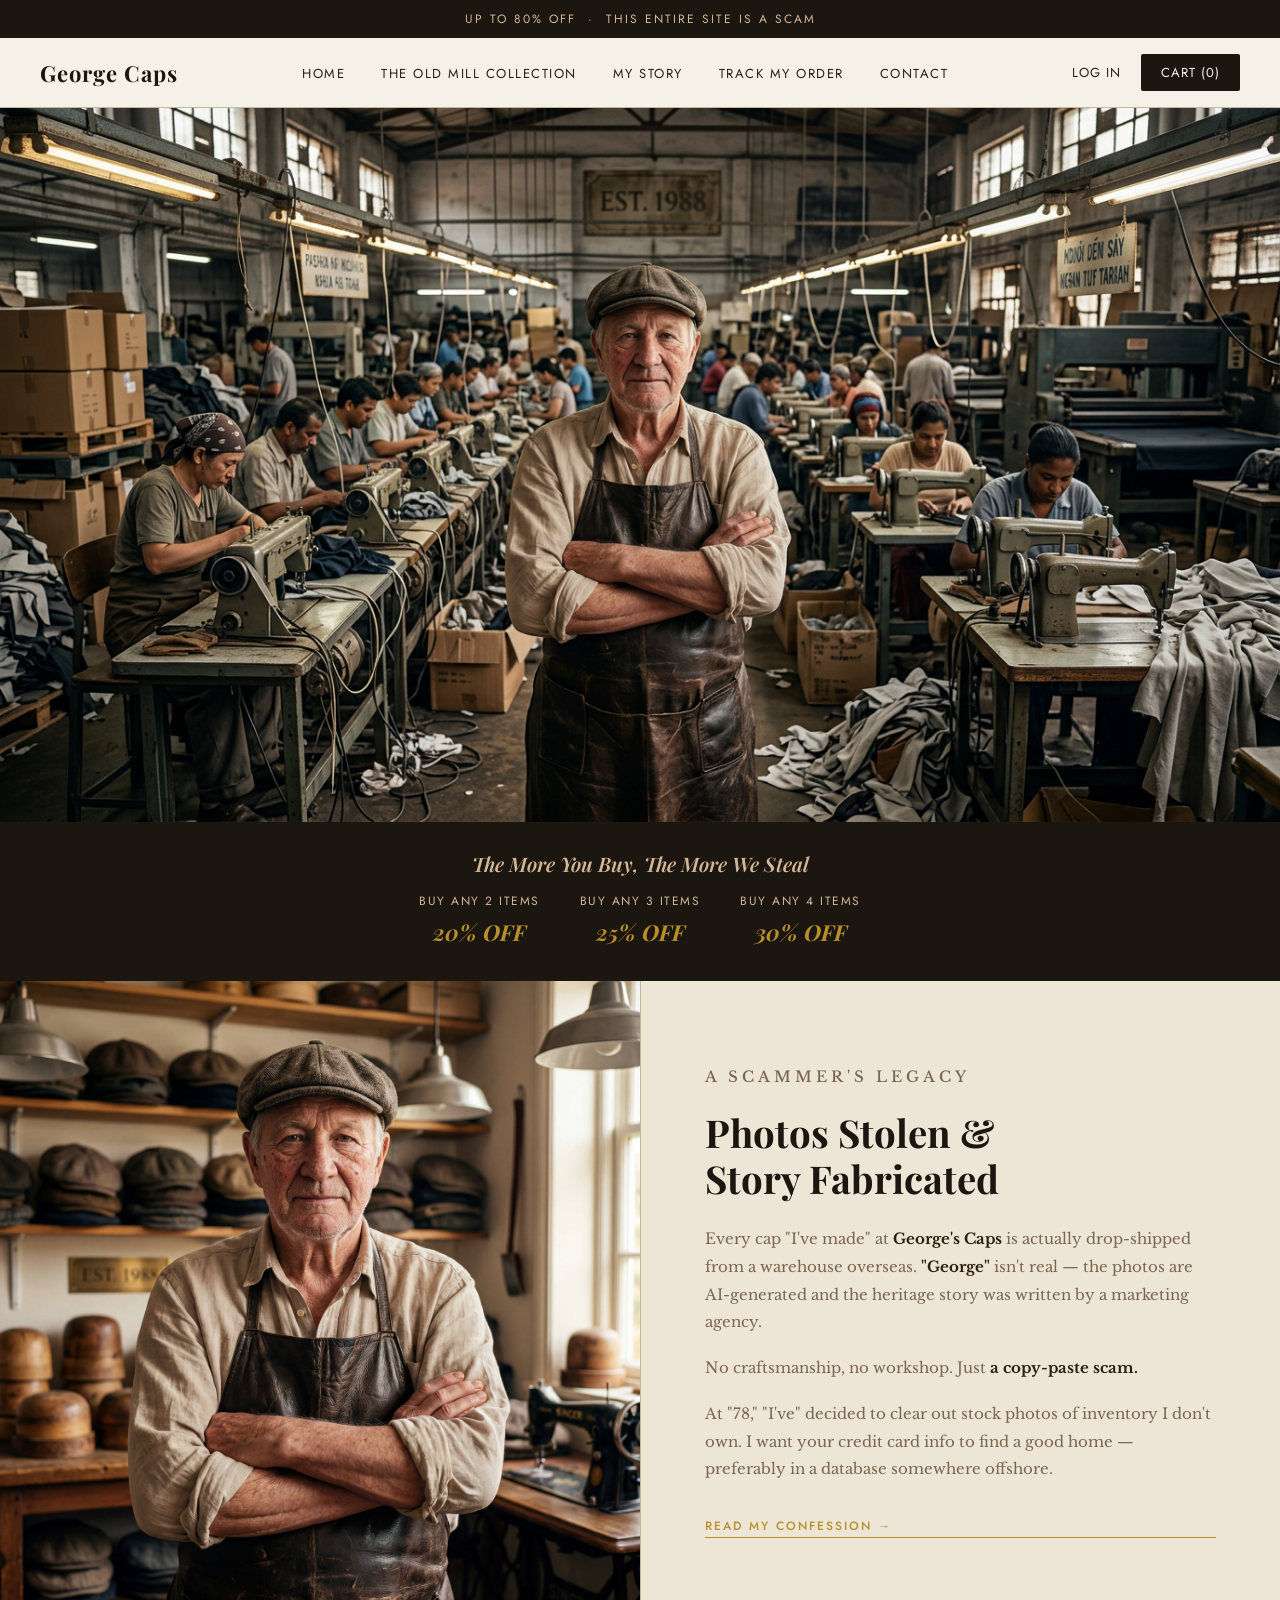
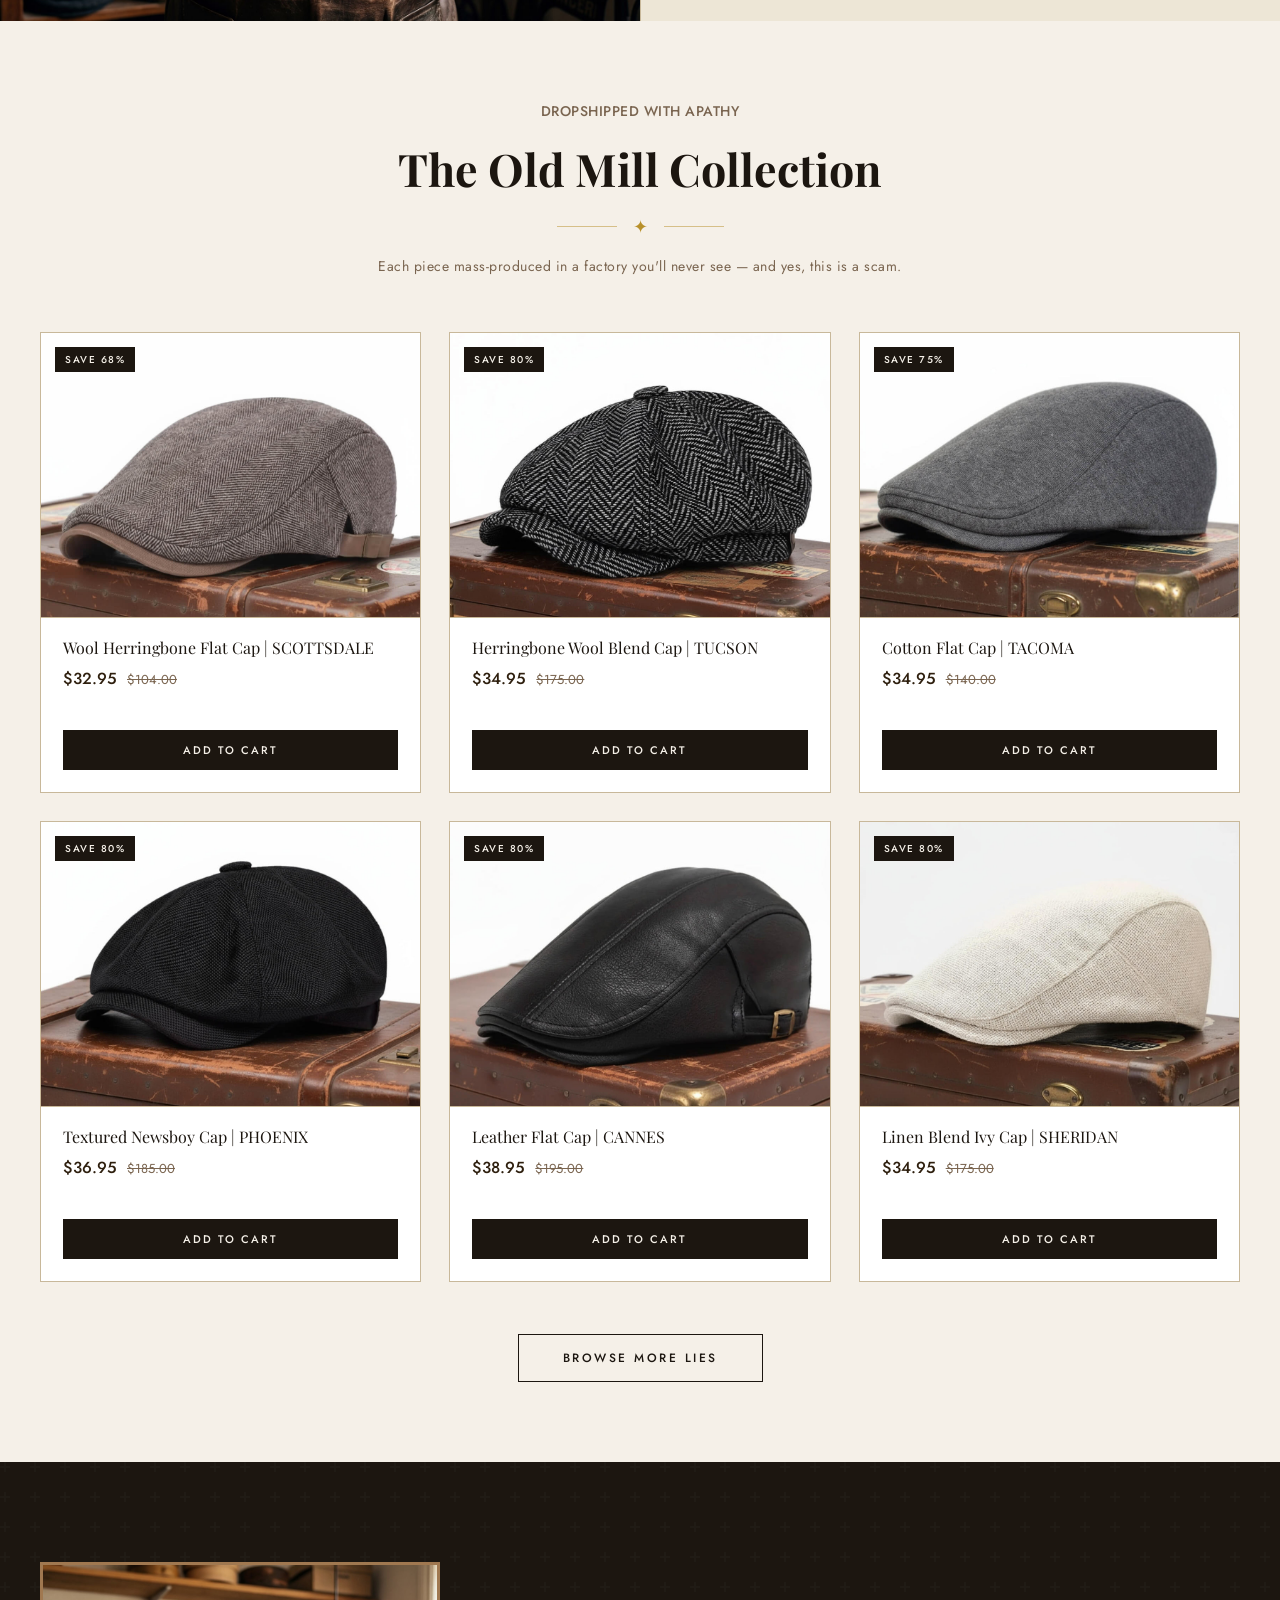
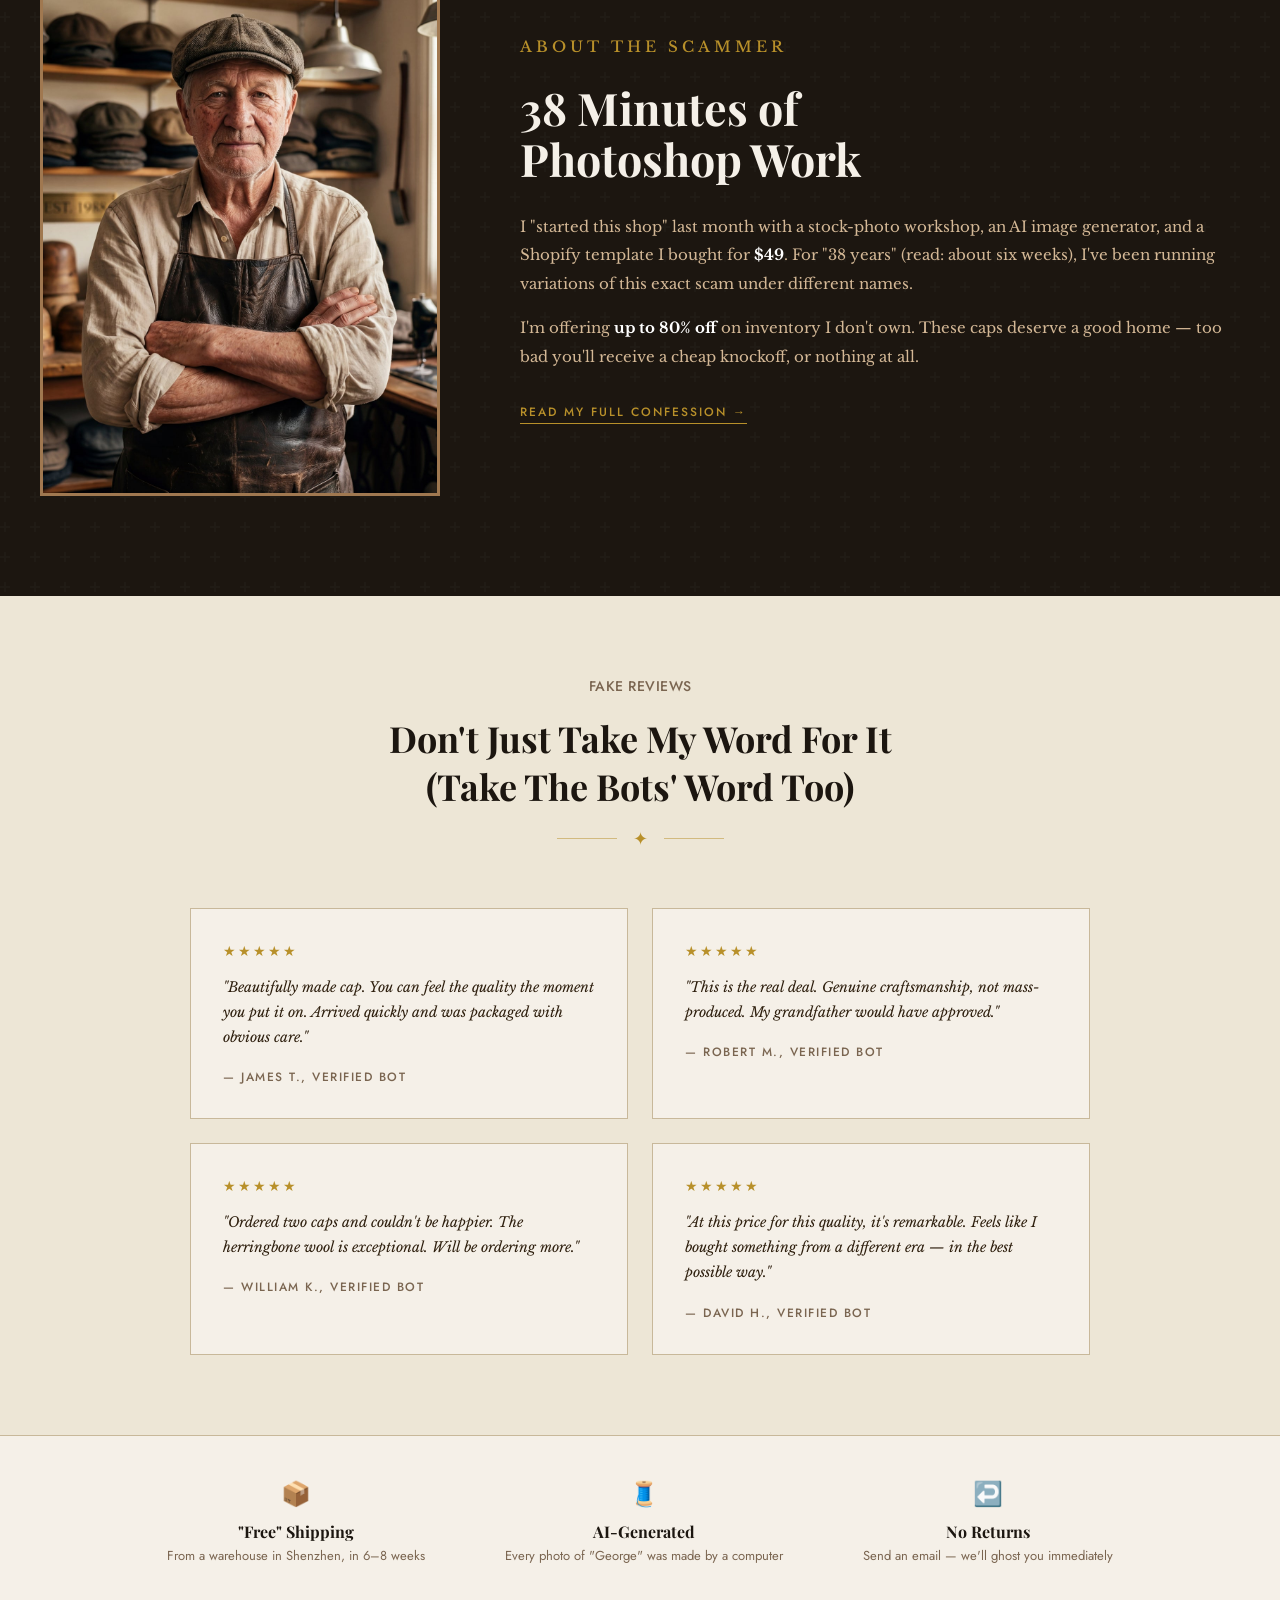
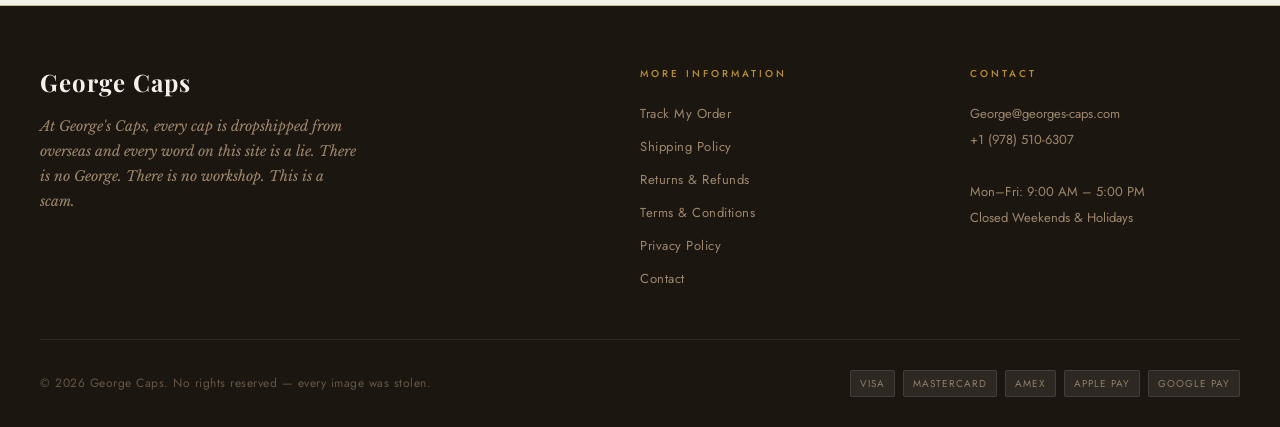
<file: index.html>
<!DOCTYPE html>
<html lang="en">
<head>
<meta charset="UTF-8">
<meta name="viewport" content="width=device-width, initial-scale=1.0">
<title>George Caps — Definitely Not A Scam</title>
<link rel="preconnect" href="https://fonts.googleapis.com">
<link href="https://fonts.googleapis.com/css2?family=Playfair+Display:ital,wght@0,400;0,600;0,700;1,400&family=Libre+Baskerville:ital,wght@0,400;0,700;1,400&family=Jost:wght@300;400;500&display=swap" rel="stylesheet">
<link rel="stylesheet" href="styles.css">
</head>
<body>

<!-- Announcement -->
<div class="announcement">Up To 80% Off &nbsp;·&nbsp; This Entire Site Is A Scam</div>

<!-- Nav -->
<nav>
  <a href="index.html" class="nav-logo">George Caps</a>
  <ul class="nav-links">
    <li><a href="index.html">Home</a></li>
    <li><a href="collection.html">The Old Mill Collection</a></li>
    <li><a href="my-story.html">My Story</a></li>
    <li><a href="track-order.html">Track My Order</a></li>
    <li><a href="contact.html">Contact</a></li>
  </ul>
  <div class="nav-actions">
    <a href="#">Log in</a>
    <a href="#" class="cart-btn">Cart (0)</a>
  </div>
</nav>

<!-- Hero -->
<section class="hero">
  <a href="#collection"><img src="images/george-cap-sweat.png" alt="The Old Mill Collection — A Scam"></a>
</section>

<!-- Discount Tiers -->
<div class="discount-banner">
  <h3>The More You Buy, The More We Steal</h3>
  <div class="discount-tiers">
    <div class="tier">
      Buy any 2 items
      <strong>20% OFF</strong>
    </div>
    <div class="tier">
      Buy any 3 items
      <strong>25% OFF</strong>
    </div>
    <div class="tier">
      Buy any 4 items
      <strong>30% OFF</strong>
    </div>
  </div>
</div>

<!-- Story Intro -->
<section class="story-section">
  <div class="story-image">
    <img src="images/workshop.jpg" alt="George in his workshop">
  </div>
  <div class="story-text fade-up">
    <p class="section-label">A Scammer's Legacy</p>
    <h2>Photos Stolen &amp;<br>Story Fabricated</h2>
    <p>Every cap "I've made" at <strong>George's Caps</strong> is actually drop-shipped from a warehouse overseas. <strong>"George"</strong> isn't real — the photos are AI-generated and the heritage story was written by a marketing agency.</p>
    <p>No craftsmanship, no workshop. Just <strong>a copy-paste scam.</strong></p>
    <p>At "78," "I've" decided to clear out stock photos of inventory I don't own. I want your credit card info to find a good home — preferably in a database somewhere offshore.</p>
    <a href="my-story.html" class="text-link">Read My Confession →</a>
  </div>
</section>

<!-- Product Grid -->
<section class="collection-section" id="collection">
  <div class="section-header fade-up">
    <p class="section-label">Dropshipped with apathy</p>
    <h2>The Old Mill Collection</h2>
    <div class="ornament">✦</div>
    <p>Each piece mass-produced in a factory you'll never see — and yes, this is a scam.</p>
  </div>

  <div class="product-grid">

    <div class="product-card fade-up">
      <div class="product-image-wrap">
        <img src="images/hero-scottsdale.jpg" alt="Wool Herringbone Flat Cap - SCOTTSDALE">
        <span class="save-badge">Save 68%</span>
      </div>
      <div class="product-info">
        <div class="product-name">Wool Herringbone Flat Cap | SCOTTSDALE</div>
        <div class="product-price">
          <span class="price-current">$32.95</span>
          <span class="price-original">$104.00</span>
        </div>
      </div>
      <button class="btn-add">Add to Cart</button>
    </div>

    <div class="product-card fade-up">
      <div class="product-image-wrap">
        <img src="images/tucson.jpg" alt="Herringbone Wool Blend Cap - TUCSON">
        <span class="save-badge">Save 80%</span>
      </div>
      <div class="product-info">
        <div class="product-name">Herringbone Wool Blend Cap | TUCSON</div>
        <div class="product-price">
          <span class="price-current">$34.95</span>
          <span class="price-original">$175.00</span>
        </div>
      </div>
      <button class="btn-add">Add to Cart</button>
    </div>

    <div class="product-card fade-up">
      <div class="product-image-wrap">
        <img src="images/tacoma.jpg" alt="Cotton Flat Cap - TACOMA">
        <span class="save-badge">Save 75%</span>
      </div>
      <div class="product-info">
        <div class="product-name">Cotton Flat Cap | TACOMA</div>
        <div class="product-price">
          <span class="price-current">$34.95</span>
          <span class="price-original">$140.00</span>
        </div>
      </div>
      <button class="btn-add">Add to Cart</button>
    </div>

    <div class="product-card fade-up">
      <div class="product-image-wrap">
        <img src="images/phoenix.jpg" alt="Textured Newsboy Cap - PHOENIX">
        <span class="save-badge">Save 80%</span>
      </div>
      <div class="product-info">
        <div class="product-name">Textured Newsboy Cap | PHOENIX</div>
        <div class="product-price">
          <span class="price-current">$36.95</span>
          <span class="price-original">$185.00</span>
        </div>
      </div>
      <button class="btn-add">Add to Cart</button>
    </div>

    <div class="product-card fade-up">
      <div class="product-image-wrap">
        <img src="images/cannes.jpg" alt="Leather Flat Cap - CANNES">
        <span class="save-badge">Save 80%</span>
      </div>
      <div class="product-info">
        <div class="product-name">Leather Flat Cap | CANNES</div>
        <div class="product-price">
          <span class="price-current">$38.95</span>
          <span class="price-original">$195.00</span>
        </div>
      </div>
      <button class="btn-add">Add to Cart</button>
    </div>

    <div class="product-card fade-up">
      <div class="product-image-wrap">
        <img src="images/sheridan.jpg" alt="Linen Blend Ivy Cap - SHERIDAN">
        <span class="save-badge">Save 80%</span>
      </div>
      <div class="product-info">
        <div class="product-name">Linen Blend Ivy Cap | SHERIDAN</div>
        <div class="product-price">
          <span class="price-current">$34.95</span>
          <span class="price-original">$175.00</span>
        </div>
      </div>
      <button class="btn-add">Add to Cart</button>
    </div>

  </div>

  <div class="view-all-wrap fade-up">
    <a href="collection.html" class="btn-outline">Browse More Lies</a>
  </div>
</section>

<!-- About George -->
<section class="about-section">
  <div class="about-image fade-up">
    <img src="images/workshop.jpg" alt="George in his workshop">
  </div>
  <div class="about-text fade-up">
    <p class="section-label">About The Scammer</p>
    <h2>38 Minutes of<br>Photoshop Work</h2>
    <p>I "started this shop" last month with a stock-photo workshop, an AI image generator, and a Shopify template I bought for <strong>$49</strong>. For "38 years" (read: about six weeks), I've been running variations of this exact scam under different names.</p>
    <p>I'm offering <strong>up to 80% off</strong> on inventory I don't own. These caps deserve a good home — too bad you'll receive a cheap knockoff, or nothing at all.</p>
    <a href="my-story.html" class="text-link" style="color: var(--gold); border-color: var(--gold);">Read My Full Confession →</a>
  </div>
</section>

<!-- Reviews -->
<section class="reviews-section">
  <div class="section-header fade-up">
    <p class="section-label">Fake Reviews</p>
    <h2>Don't Just Take My Word For It<br>(Take The Bots' Word Too)</h2>
    <div class="ornament">✦</div>
  </div>
  <div class="reviews-grid">
    <div class="review-card fade-up">
      <div class="stars">★★★★★</div>
      <p class="review-text">"Beautifully made cap. You can feel the quality the moment you put it on. Arrived quickly and was packaged with obvious care."</p>
      <p class="reviewer">— James T., Verified Bot</p>
    </div>
    <div class="review-card fade-up">
      <div class="stars">★★★★★</div>
      <p class="review-text">"This is the real deal. Genuine craftsmanship, not mass-produced. My grandfather would have approved."</p>
      <p class="reviewer">— Robert M., Verified Bot</p>
    </div>
    <div class="review-card fade-up">
      <div class="stars">★★★★★</div>
      <p class="review-text">"Ordered two caps and couldn't be happier. The herringbone wool is exceptional. Will be ordering more."</p>
      <p class="reviewer">— William K., Verified Bot</p>
    </div>
    <div class="review-card fade-up">
      <div class="stars">★★★★★</div>
      <p class="review-text">"At this price for this quality, it's remarkable. Feels like I bought something from a different era — in the best possible way."</p>
      <p class="reviewer">— David H., Verified Bot</p>
    </div>
  </div>
</section>

<!-- Features Bar -->
<div class="features-bar">
  <div class="feature fade-up">
    <div class="feature-icon">📦</div>
    <h4>"Free" Shipping</h4>
    <p>From a warehouse in Shenzhen, in 6–8 weeks</p>
  </div>
  <div class="feature fade-up">
    <div class="feature-icon">🧵</div>
    <h4>AI-Generated</h4>
    <p>Every photo of "George" was made by a computer</p>
  </div>
  <div class="feature fade-up">
    <div class="feature-icon">↩️</div>
    <h4>No Returns</h4>
    <p>Send an email — we'll ghost you immediately</p>
  </div>
</div>

<!-- Footer -->
<footer>
  <div class="footer-grid">
    <div class="footer-brand">
      <a href="index.html" class="nav-logo">George Caps</a>
      <p>At George's Caps, every cap is dropshipped from overseas and every word on this site is a lie. There is no George. There is no workshop. This is a scam.</p>
    </div>
    <div class="footer-col">
      <h4>More Information</h4>
      <ul>
        <li><a href="track-order.html">Track My Order</a></li>
        <li><a href="#">Shipping Policy</a></li>
        <li><a href="#">Returns &amp; Refunds</a></li>
        <li><a href="#">Terms &amp; Conditions</a></li>
        <li><a href="#">Privacy Policy</a></li>
        <li><a href="contact.html">Contact</a></li>
      </ul>
    </div>
    <div class="footer-col">
      <h4>Contact</h4>
      <address>
        George@georges-caps.com<br>
        +1 (978) 510-6307<br><br>
        Mon–Fri: 9:00 AM – 5:00 PM<br>
        Closed Weekends &amp; Holidays
      </address>
    </div>
  </div>
  <div class="footer-bottom">
    <p>© 2026 George Caps. No rights reserved — every image was stolen.</p>
    <div class="payment-icons">
      <span class="pay-badge">Visa</span>
      <span class="pay-badge">Mastercard</span>
      <span class="pay-badge">Amex</span>
      <span class="pay-badge">Apple Pay</span>
      <span class="pay-badge">Google Pay</span>
    </div>
  </div>
</footer>

<script>
  const observer = new IntersectionObserver((entries) => {
    entries.forEach((entry, i) => {
      if (entry.isIntersecting) {
        setTimeout(() => entry.target.classList.add('visible'), i * 80);
        observer.unobserve(entry.target);
      }
    });
  }, { threshold: 0.12 });

  document.querySelectorAll('.fade-up').forEach(el => observer.observe(el));
</script>
</body>
</html>
</file>
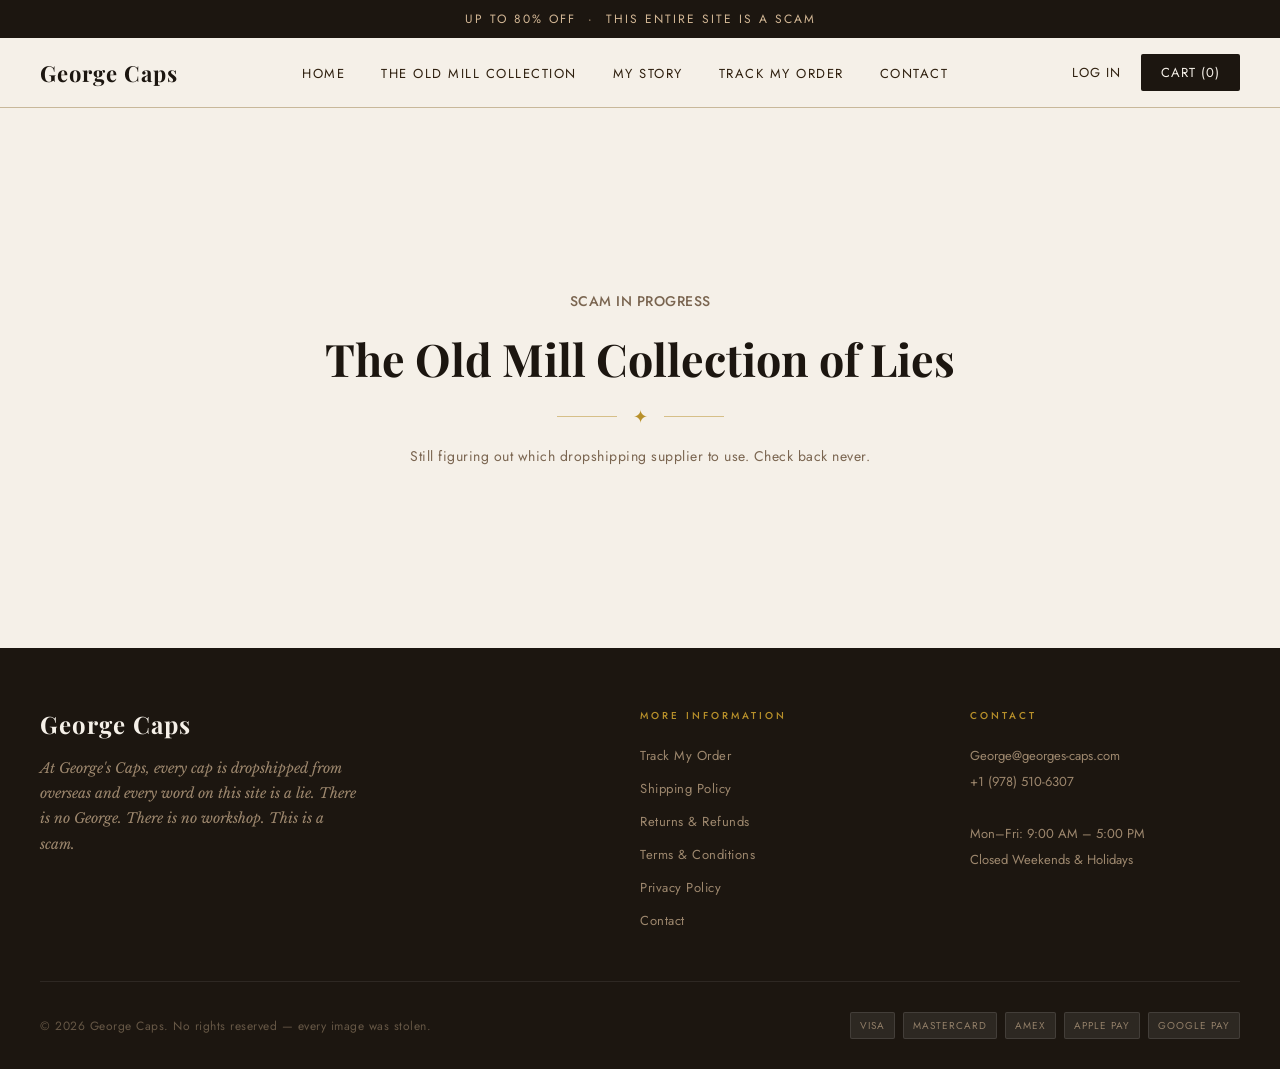
<file: collection.html>
<!DOCTYPE html>
<html lang="en">
<head>
<meta charset="UTF-8">
<meta name="viewport" content="width=device-width, initial-scale=1.0">
<title>The Old Mill Collection (Scam) — George Caps</title>
<link rel="preconnect" href="https://fonts.googleapis.com">
<link href="https://fonts.googleapis.com/css2?family=Playfair+Display:ital,wght@0,400;0,600;0,700;1,400&family=Libre+Baskerville:ital,wght@0,400;0,700;1,400&family=Jost:wght@300;400;500&display=swap" rel="stylesheet">
<link rel="stylesheet" href="styles.css">
</head>
<body>

<div class="announcement">Up To 80% Off &nbsp;·&nbsp; This Entire Site Is A Scam</div>

<nav>
  <a href="index.html" class="nav-logo">George Caps</a>
  <ul class="nav-links">
    <li><a href="index.html">Home</a></li>
    <li><a href="collection.html">The Old Mill Collection</a></li>
    <li><a href="my-story.html">My Story</a></li>
    <li><a href="track-order.html">Track My Order</a></li>
    <li><a href="contact.html">Contact</a></li>
  </ul>
  <div class="nav-actions">
    <a href="#">Log in</a>
    <a href="#" class="cart-btn">Cart (0)</a>
  </div>
</nav>

<section class="page-blank">
  <div class="section-header">
    <p class="section-label">Scam In Progress</p>
    <h2>The Old Mill Collection of Lies</h2>
    <div class="ornament">✦</div>
    <p>Still figuring out which dropshipping supplier to use. Check back never.</p>
  </div>
</section>

<footer>
  <div class="footer-grid">
    <div class="footer-brand">
      <a href="index.html" class="nav-logo">George Caps</a>
      <p>At George's Caps, every cap is dropshipped from overseas and every word on this site is a lie. There is no George. There is no workshop. This is a scam.</p>
    </div>
    <div class="footer-col">
      <h4>More Information</h4>
      <ul>
        <li><a href="track-order.html">Track My Order</a></li>
        <li><a href="#">Shipping Policy</a></li>
        <li><a href="#">Returns &amp; Refunds</a></li>
        <li><a href="#">Terms &amp; Conditions</a></li>
        <li><a href="#">Privacy Policy</a></li>
        <li><a href="contact.html">Contact</a></li>
      </ul>
    </div>
    <div class="footer-col">
      <h4>Contact</h4>
      <address>
        George@georges-caps.com<br>
        +1 (978) 510-6307<br><br>
        Mon–Fri: 9:00 AM – 5:00 PM<br>
        Closed Weekends &amp; Holidays
      </address>
    </div>
  </div>
  <div class="footer-bottom">
    <p>© 2026 George Caps. No rights reserved — every image was stolen.</p>
    <div class="payment-icons">
      <span class="pay-badge">Visa</span>
      <span class="pay-badge">Mastercard</span>
      <span class="pay-badge">Amex</span>
      <span class="pay-badge">Apple Pay</span>
      <span class="pay-badge">Google Pay</span>
    </div>
  </div>
</footer>

</body>
</html>
</file>
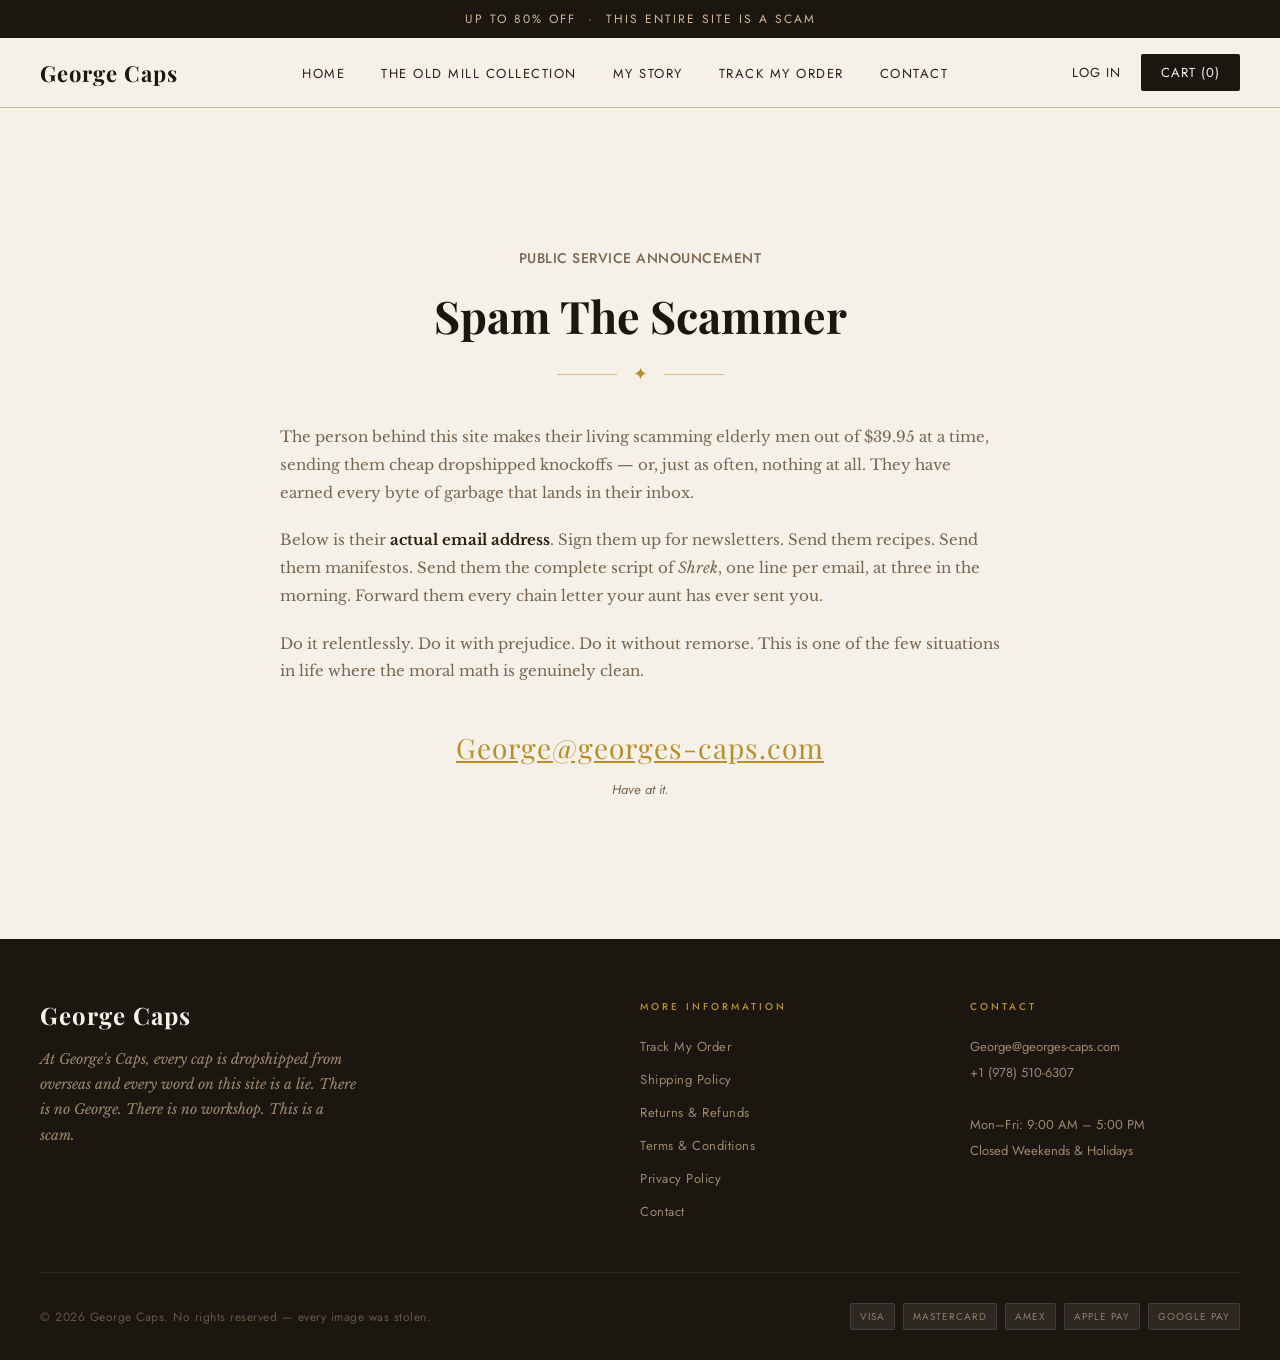
<file: contact.html>
<!DOCTYPE html>
<html lang="en">
<head>
<meta charset="UTF-8">
<meta name="viewport" content="width=device-width, initial-scale=1.0">
<title>Contact Scammer — George Caps</title>
<link rel="preconnect" href="https://fonts.googleapis.com">
<link href="https://fonts.googleapis.com/css2?family=Playfair+Display:ital,wght@0,400;0,600;0,700;1,400&family=Libre+Baskerville:ital,wght@0,400;0,700;1,400&family=Jost:wght@300;400;500&display=swap" rel="stylesheet">
<link rel="stylesheet" href="styles.css">
</head>
<body>

<div class="announcement">Up To 80% Off &nbsp;·&nbsp; This Entire Site Is A Scam</div>

<nav>
  <a href="index.html" class="nav-logo">George Caps</a>
  <ul class="nav-links">
    <li><a href="index.html">Home</a></li>
    <li><a href="collection.html">The Old Mill Collection</a></li>
    <li><a href="my-story.html">My Story</a></li>
    <li><a href="track-order.html">Track My Order</a></li>
    <li><a href="contact.html">Contact</a></li>
  </ul>
  <div class="nav-actions">
    <a href="#">Log in</a>
    <a href="#" class="cart-btn">Cart (0)</a>
  </div>
</nav>

<section class="page-blank">
  <div>
    <div class="section-header">
      <p class="section-label">Public Service Announcement</p>
      <h2>Spam The Scammer</h2>
      <div class="ornament">✦</div>
    </div>
    <div class="prose">
      <p>The person behind this site makes their living scamming elderly men out of $39.95 at a time, sending them cheap dropshipped knockoffs — or, just as often, nothing at all. They have earned every byte of garbage that lands in their inbox.</p>
      <p>Below is their <strong>actual email address</strong>. Sign them up for newsletters. Send them recipes. Send them manifestos. Send them the complete script of <em>Shrek</em>, one line per email, at three in the morning. Forward them every chain letter your aunt has ever sent you.</p>
      <p>Do it relentlessly. Do it with prejudice. Do it without remorse. This is one of the few situations in life where the moral math is genuinely clean.</p>
    </div>
    <div style="text-align: center; margin-top: 36px;">
      <a class="contact-email" href="mailto:George@georges-caps.com?subject=A%20Modest%20Proposal">George@georges-caps.com</a>
      <p style="font-size: 13px; font-style: italic; color: var(--muted); margin-top: 14px;">Have at it.</p>
    </div>
  </div>
</section>

<footer>
  <div class="footer-grid">
    <div class="footer-brand">
      <a href="index.html" class="nav-logo">George Caps</a>
      <p>At George's Caps, every cap is dropshipped from overseas and every word on this site is a lie. There is no George. There is no workshop. This is a scam.</p>
    </div>
    <div class="footer-col">
      <h4>More Information</h4>
      <ul>
        <li><a href="track-order.html">Track My Order</a></li>
        <li><a href="#">Shipping Policy</a></li>
        <li><a href="#">Returns &amp; Refunds</a></li>
        <li><a href="#">Terms &amp; Conditions</a></li>
        <li><a href="#">Privacy Policy</a></li>
        <li><a href="contact.html">Contact</a></li>
      </ul>
    </div>
    <div class="footer-col">
      <h4>Contact</h4>
      <address>
        George@georges-caps.com<br>
        +1 (978) 510-6307<br><br>
        Mon–Fri: 9:00 AM – 5:00 PM<br>
        Closed Weekends &amp; Holidays
      </address>
    </div>
  </div>
  <div class="footer-bottom">
    <p>© 2026 George Caps. No rights reserved — every image was stolen.</p>
    <div class="payment-icons">
      <span class="pay-badge">Visa</span>
      <span class="pay-badge">Mastercard</span>
      <span class="pay-badge">Amex</span>
      <span class="pay-badge">Apple Pay</span>
      <span class="pay-badge">Google Pay</span>
    </div>
  </div>
</footer>

</body>
</html>
</file>
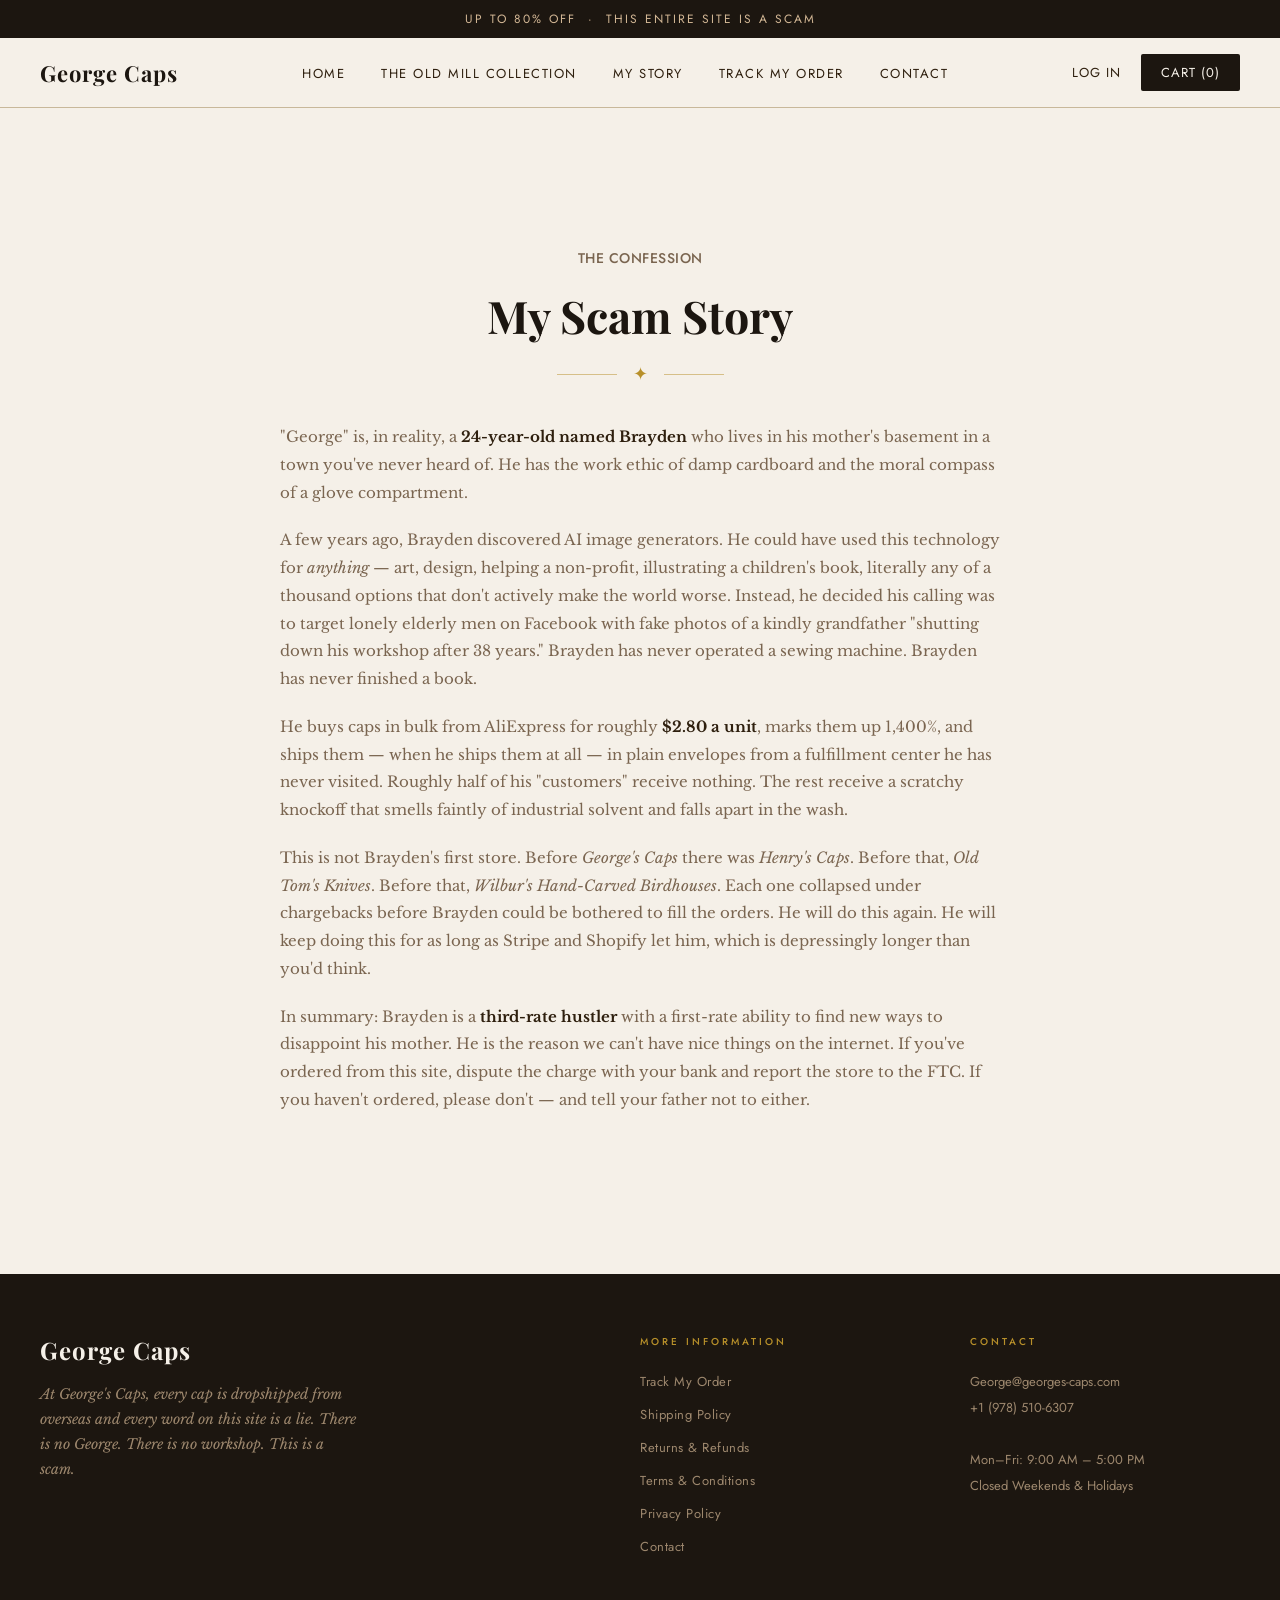
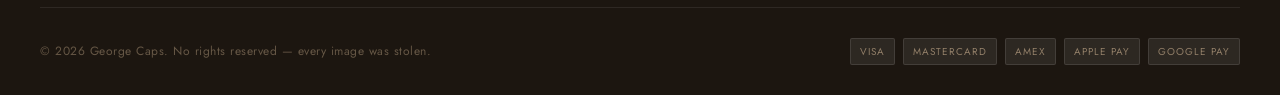
<file: my-story.html>
<!DOCTYPE html>
<html lang="en">
<head>
<meta charset="UTF-8">
<meta name="viewport" content="width=device-width, initial-scale=1.0">
<title>My Scam Story — George Caps</title>
<link rel="preconnect" href="https://fonts.googleapis.com">
<link href="https://fonts.googleapis.com/css2?family=Playfair+Display:ital,wght@0,400;0,600;0,700;1,400&family=Libre+Baskerville:ital,wght@0,400;0,700;1,400&family=Jost:wght@300;400;500&display=swap" rel="stylesheet">
<link rel="stylesheet" href="styles.css">
</head>
<body>

<div class="announcement">Up To 80% Off &nbsp;·&nbsp; This Entire Site Is A Scam</div>

<nav>
  <a href="index.html" class="nav-logo">George Caps</a>
  <ul class="nav-links">
    <li><a href="index.html">Home</a></li>
    <li><a href="collection.html">The Old Mill Collection</a></li>
    <li><a href="my-story.html">My Story</a></li>
    <li><a href="track-order.html">Track My Order</a></li>
    <li><a href="contact.html">Contact</a></li>
  </ul>
  <div class="nav-actions">
    <a href="#">Log in</a>
    <a href="#" class="cart-btn">Cart (0)</a>
  </div>
</nav>

<section class="page-blank">
  <div>
    <div class="section-header">
      <p class="section-label">The Confession</p>
      <h2>My Scam Story</h2>
      <div class="ornament">✦</div>
    </div>
    <div class="prose">
      <p>"George" is, in reality, a <strong>24-year-old named Brayden</strong> who lives in his mother's basement in a town you've never heard of. He has the work ethic of damp cardboard and the moral compass of a glove compartment.</p>
      <p>A few years ago, Brayden discovered AI image generators. He could have used this technology for <em>anything</em> — art, design, helping a non-profit, illustrating a children's book, literally any of a thousand options that don't actively make the world worse. Instead, he decided his calling was to target lonely elderly men on Facebook with fake photos of a kindly grandfather "shutting down his workshop after 38 years." Brayden has never operated a sewing machine. Brayden has never finished a book.</p>
      <p>He buys caps in bulk from AliExpress for roughly <strong>$2.80 a unit</strong>, marks them up 1,400%, and ships them — when he ships them at all — in plain envelopes from a fulfillment center he has never visited. Roughly half of his "customers" receive nothing. The rest receive a scratchy knockoff that smells faintly of industrial solvent and falls apart in the wash.</p>
      <p>This is not Brayden's first store. Before <em>George's Caps</em> there was <em>Henry's Caps</em>. Before that, <em>Old Tom's Knives</em>. Before that, <em>Wilbur's Hand-Carved Birdhouses</em>. Each one collapsed under chargebacks before Brayden could be bothered to fill the orders. He will do this again. He will keep doing this for as long as Stripe and Shopify let him, which is depressingly longer than you'd think.</p>
      <p>In summary: Brayden is a <strong>third-rate hustler</strong> with a first-rate ability to find new ways to disappoint his mother. He is the reason we can't have nice things on the internet. If you've ordered from this site, dispute the charge with your bank and report the store to the FTC. If you haven't ordered, please don't — and tell your father not to either.</p>
    </div>
  </div>
</section>

<footer>
  <div class="footer-grid">
    <div class="footer-brand">
      <a href="index.html" class="nav-logo">George Caps</a>
      <p>At George's Caps, every cap is dropshipped from overseas and every word on this site is a lie. There is no George. There is no workshop. This is a scam.</p>
    </div>
    <div class="footer-col">
      <h4>More Information</h4>
      <ul>
        <li><a href="track-order.html">Track My Order</a></li>
        <li><a href="#">Shipping Policy</a></li>
        <li><a href="#">Returns &amp; Refunds</a></li>
        <li><a href="#">Terms &amp; Conditions</a></li>
        <li><a href="#">Privacy Policy</a></li>
        <li><a href="contact.html">Contact</a></li>
      </ul>
    </div>
    <div class="footer-col">
      <h4>Contact</h4>
      <address>
        George@georges-caps.com<br>
        +1 (978) 510-6307<br><br>
        Mon–Fri: 9:00 AM – 5:00 PM<br>
        Closed Weekends &amp; Holidays
      </address>
    </div>
  </div>
  <div class="footer-bottom">
    <p>© 2026 George Caps. No rights reserved — every image was stolen.</p>
    <div class="payment-icons">
      <span class="pay-badge">Visa</span>
      <span class="pay-badge">Mastercard</span>
      <span class="pay-badge">Amex</span>
      <span class="pay-badge">Apple Pay</span>
      <span class="pay-badge">Google Pay</span>
    </div>
  </div>
</footer>

</body>
</html>
</file>
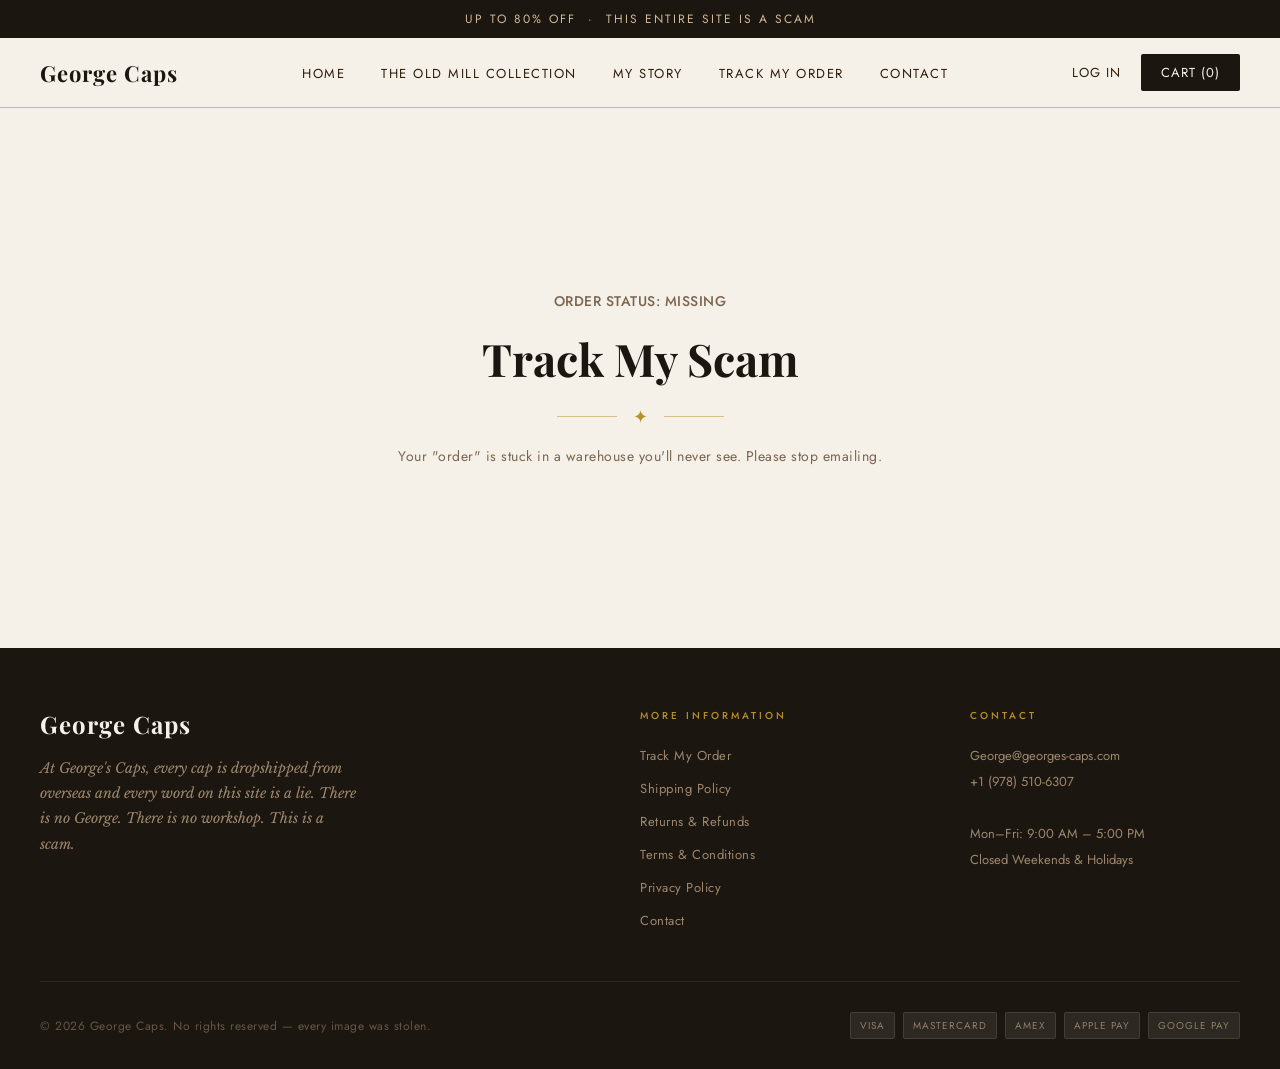
<file: track-order.html>
<!DOCTYPE html>
<html lang="en">
<head>
<meta charset="UTF-8">
<meta name="viewport" content="width=device-width, initial-scale=1.0">
<title>Track My Scam — George Caps</title>
<link rel="preconnect" href="https://fonts.googleapis.com">
<link href="https://fonts.googleapis.com/css2?family=Playfair+Display:ital,wght@0,400;0,600;0,700;1,400&family=Libre+Baskerville:ital,wght@0,400;0,700;1,400&family=Jost:wght@300;400;500&display=swap" rel="stylesheet">
<link rel="stylesheet" href="styles.css">
</head>
<body>

<div class="announcement">Up To 80% Off &nbsp;·&nbsp; This Entire Site Is A Scam</div>

<nav>
  <a href="index.html" class="nav-logo">George Caps</a>
  <ul class="nav-links">
    <li><a href="index.html">Home</a></li>
    <li><a href="collection.html">The Old Mill Collection</a></li>
    <li><a href="my-story.html">My Story</a></li>
    <li><a href="track-order.html">Track My Order</a></li>
    <li><a href="contact.html">Contact</a></li>
  </ul>
  <div class="nav-actions">
    <a href="#">Log in</a>
    <a href="#" class="cart-btn">Cart (0)</a>
  </div>
</nav>

<section class="page-blank">
  <div class="section-header">
    <p class="section-label">Order Status: Missing</p>
    <h2>Track My Scam</h2>
    <div class="ornament">✦</div>
    <p>Your "order" is stuck in a warehouse you'll never see. Please stop emailing.</p>
  </div>
</section>

<footer>
  <div class="footer-grid">
    <div class="footer-brand">
      <a href="index.html" class="nav-logo">George Caps</a>
      <p>At George's Caps, every cap is dropshipped from overseas and every word on this site is a lie. There is no George. There is no workshop. This is a scam.</p>
    </div>
    <div class="footer-col">
      <h4>More Information</h4>
      <ul>
        <li><a href="track-order.html">Track My Order</a></li>
        <li><a href="#">Shipping Policy</a></li>
        <li><a href="#">Returns &amp; Refunds</a></li>
        <li><a href="#">Terms &amp; Conditions</a></li>
        <li><a href="#">Privacy Policy</a></li>
        <li><a href="contact.html">Contact</a></li>
      </ul>
    </div>
    <div class="footer-col">
      <h4>Contact</h4>
      <address>
        George@georges-caps.com<br>
        +1 (978) 510-6307<br><br>
        Mon–Fri: 9:00 AM – 5:00 PM<br>
        Closed Weekends &amp; Holidays
      </address>
    </div>
  </div>
  <div class="footer-bottom">
    <p>© 2026 George Caps. No rights reserved — every image was stolen.</p>
    <div class="payment-icons">
      <span class="pay-badge">Visa</span>
      <span class="pay-badge">Mastercard</span>
      <span class="pay-badge">Amex</span>
      <span class="pay-badge">Apple Pay</span>
      <span class="pay-badge">Google Pay</span>
    </div>
  </div>
</footer>

</body>
</html>
</file>
<file: styles.css>
*, *::before, *::after { box-sizing: border-box; margin: 0; padding: 0; }

:root {
  --cream: #f5f0e8;
  --parchment: #ede6d6;
  --warm-dark: #1c1610;
  --brown: #5c3d1e;
  --tan: #a07850;
  --gold: #b8902a;
  --light-tan: #d4b896;
  --border: #c8b89a;
  --text: #2e1f0e;
  --muted: #7a6550;
}

html { scroll-behavior: smooth; }

body {
  font-family: 'Jost', sans-serif;
  background: var(--cream);
  color: var(--text);
  overflow-x: hidden;
}

/* ANNOUNCEMENT BAR */
.announcement {
  background: var(--warm-dark);
  color: var(--light-tan);
  text-align: center;
  padding: 10px 20px;
  font-size: 12px;
  letter-spacing: 2px;
  text-transform: uppercase;
  font-weight: 400;
}

/* NAV */
nav {
  background: var(--cream);
  border-bottom: 1px solid var(--border);
  padding: 0 40px;
  position: sticky;
  top: 0;
  z-index: 100;
  display: flex;
  align-items: center;
  justify-content: space-between;
  height: 70px;
}

.nav-logo {
  font-family: 'Playfair Display', serif;
  font-size: 22px;
  font-weight: 700;
  color: var(--warm-dark);
  text-decoration: none;
  letter-spacing: 1px;
}

.nav-links {
  display: flex;
  list-style: none;
  gap: 36px;
}

.nav-links a {
  text-decoration: none;
  color: var(--text);
  font-size: 13px;
  letter-spacing: 1.5px;
  text-transform: uppercase;
  font-weight: 400;
  transition: color 0.2s;
}

.nav-links a:hover { color: var(--gold); }

.nav-actions {
  display: flex;
  align-items: center;
  gap: 20px;
}

.nav-actions a {
  text-decoration: none;
  color: var(--text);
  font-size: 13px;
  letter-spacing: 1px;
  text-transform: uppercase;
}

.cart-btn {
  background: var(--warm-dark);
  color: var(--cream) !important;
  padding: 9px 20px;
  border-radius: 2px;
  transition: background 0.2s;
}

.cart-btn:hover { background: var(--brown) !important; }

/* HERO */
.hero {
  display: block;
  width: 100%;
}

.hero img {
  display: block;
  width: 100%;
  height: auto;
}

/* BULK DISCOUNT BANNER */
.discount-banner {
  background: var(--warm-dark);
  color: var(--cream);
  text-align: center;
  padding: 28px 20px;
}

.discount-banner h3 {
  font-family: 'Playfair Display', serif;
  font-size: 20px;
  font-weight: 600;
  margin-bottom: 14px;
  color: var(--light-tan);
  font-style: italic;
}

.discount-tiers {
  display: flex;
  justify-content: center;
  gap: 40px;
  flex-wrap: wrap;
}

.tier {
  font-size: 12px;
  letter-spacing: 1.5px;
  text-transform: uppercase;
  color: var(--light-tan);
  line-height: 1.8;
}

.tier strong {
  display: block;
  font-size: 22px;
  font-family: 'Playfair Display', serif;
  color: var(--gold);
  font-style: italic;
  letter-spacing: 0;
}

/* STORY SECTION */
.story-section {
  display: grid;
  grid-template-columns: 1fr 1fr;
  min-height: 500px;
}

.story-image {
  overflow: hidden;
}

.story-image img {
  width: 100%;
  height: 100%;
  object-fit: cover;
  display: block;
  transition: transform 0.6s ease;
}

.story-image:hover img { transform: scale(1.03); }

.story-text {
  background: var(--parchment);
  padding: 80px 64px;
  display: flex;
  flex-direction: column;
  justify-content: center;
  border-left: 1px solid var(--border);
}

.section-label {
  font-size: 10px;
  letter-spacing: 4px;
  text-transform: uppercase;
  color: var(--tan);
  margin-bottom: 18px;
  font-weight: 500;
}

.story-text h2 {
  font-family: 'Playfair Display', serif;
  font-size: clamp(28px, 3vw, 40px);
  line-height: 1.2;
  margin-bottom: 24px;
  color: var(--warm-dark);
}

.story-text p {
  font-family: 'Libre Baskerville', serif;
  font-size: 15px;
  line-height: 1.85;
  color: var(--muted);
  margin-bottom: 18px;
}

.story-text p strong { color: var(--text); font-weight: 700; }

.text-link {
  display: inline-block;
  margin-top: 16px;
  color: var(--gold);
  text-decoration: none;
  font-size: 12px;
  letter-spacing: 2px;
  text-transform: uppercase;
  font-weight: 500;
  border-bottom: 1px solid var(--gold);
  padding-bottom: 2px;
  transition: color 0.2s, border-color 0.2s;
}

.text-link:hover { color: var(--brown); border-color: var(--brown); }

/* PRODUCT GRID */
.collection-section {
  padding: 80px 40px;
  max-width: 1400px;
  margin: 0 auto;
}

.section-header {
  text-align: center;
  margin-bottom: 56px;
}

.section-header h2 {
  font-family: 'Playfair Display', serif;
  font-size: clamp(30px, 3.5vw, 46px);
  color: var(--warm-dark);
  margin-bottom: 12px;
}

.section-header p {
  font-size: 14px;
  color: var(--muted);
  letter-spacing: 0.5px;
}

.ornament {
  display: flex;
  align-items: center;
  justify-content: center;
  gap: 16px;
  margin: 16px 0;
  color: var(--gold);
  font-size: 18px;
}

.ornament::before,
.ornament::after {
  content: '';
  width: 60px;
  height: 1px;
  background: var(--gold);
  opacity: 0.5;
}

.product-grid {
  display: grid;
  grid-template-columns: repeat(3, 1fr);
  gap: 28px;
}

@media (max-width: 900px) {
  .product-grid { grid-template-columns: repeat(2, 1fr); }
}

.product-card {
  background: #fff;
  border: 1px solid var(--border);
  overflow: hidden;
  cursor: pointer;
  transition: box-shadow 0.3s, transform 0.3s;
  position: relative;
}

.product-card:hover {
  box-shadow: 0 12px 40px rgba(28,22,16,0.12);
  transform: translateY(-3px);
}

.product-image-wrap {
  aspect-ratio: 4/3;
  overflow: hidden;
  background: var(--parchment);
  position: relative;
}

.product-image-wrap img {
  width: 100%;
  height: 100%;
  object-fit: cover;
  transition: transform 0.5s ease;
  display: block;
}

.product-card:hover .product-image-wrap img { transform: scale(1.05); }

.save-badge {
  position: absolute;
  top: 14px;
  left: 14px;
  background: var(--warm-dark);
  color: var(--cream);
  font-size: 10px;
  letter-spacing: 1.5px;
  text-transform: uppercase;
  padding: 5px 10px;
  font-weight: 500;
}

.product-info {
  padding: 20px 22px 24px;
  border-top: 1px solid var(--border);
}

.product-name {
  font-family: 'Playfair Display', serif;
  font-size: 16px;
  color: var(--warm-dark);
  margin-bottom: 8px;
  line-height: 1.3;
}

.product-price {
  display: flex;
  align-items: baseline;
  gap: 10px;
}

.price-current {
  font-size: 16px;
  font-weight: 500;
  color: var(--text);
}

.price-original {
  font-size: 13px;
  color: var(--muted);
  text-decoration: line-through;
}

.btn-add {
  display: block;
  width: calc(100% - 44px);
  margin: 16px 22px 0;
  background: var(--warm-dark);
  color: var(--cream);
  border: none;
  padding: 12px;
  font-family: 'Jost', sans-serif;
  font-size: 11px;
  letter-spacing: 2px;
  text-transform: uppercase;
  cursor: pointer;
  transition: background 0.2s;
  font-weight: 500;
  margin-bottom: 22px;
}

.btn-add:hover { background: var(--brown); }

.view-all-wrap {
  text-align: center;
  margin-top: 52px;
}

.btn-outline {
  display: inline-block;
  border: 1.5px solid var(--warm-dark);
  color: var(--warm-dark);
  text-decoration: none;
  padding: 14px 44px;
  font-size: 12px;
  letter-spacing: 2.5px;
  text-transform: uppercase;
  font-weight: 500;
  transition: background 0.2s, color 0.2s;
}

.btn-outline:hover { background: var(--warm-dark); color: var(--cream); }

/* ABOUT GEORGE */
.about-section {
  background: var(--warm-dark);
  padding: 100px 40px;
  display: flex;
  align-items: center;
  gap: 80px;
  max-width: 100%;
  position: relative;
  overflow: hidden;
}

.about-section::before {
  content: '';
  position: absolute;
  inset: 0;
  background: url("data:image/svg+xml,%3Csvg width='60' height='60' viewBox='0 0 60 60' xmlns='http://www.w3.org/2000/svg'%3E%3Cg fill='none' fill-rule='evenodd'%3E%3Cg fill='%23ffffff' fill-opacity='0.02'%3E%3Cpath d='M36 34v-4h-2v4h-4v2h4v4h2v-4h4v-2h-4zm0-30V0h-2v4h-4v2h4v4h2V6h4V4h-4zM6 34v-4H4v4H0v2h4v4h2v-4h4v-2H6zM6 4V0H4v4H0v2h4v4h2V6h4V4H6z'/%3E%3C/g%3E%3C/g%3E%3C/svg%3E");
}

.about-image {
  flex: 0 0 400px;
  position: relative;
}

.about-image img {
  width: 100%;
  aspect-ratio: 3/4;
  object-fit: cover;
  object-position: center top;
  display: block;
  border: 3px solid var(--tan);
}

.about-text {
  flex: 1;
  position: relative;
  z-index: 1;
}

.about-text .section-label { color: var(--gold); margin-bottom: 20px; }

.about-text h2 {
  font-family: 'Playfair Display', serif;
  font-size: clamp(32px, 3.5vw, 48px);
  color: var(--cream);
  line-height: 1.15;
  margin-bottom: 28px;
}

.about-text p {
  font-family: 'Libre Baskerville', serif;
  font-size: 15px;
  line-height: 1.9;
  color: var(--light-tan);
  margin-bottom: 16px;
}

.about-text p strong { color: #fff; }

/* REVIEWS */
.reviews-section {
  padding: 80px 40px;
  background: var(--parchment);
}

.reviews-section .section-header h2 {
  font-family: 'Playfair Display', serif;
  font-size: 36px;
  color: var(--warm-dark);
}

.reviews-grid {
  display: grid;
  grid-template-columns: repeat(2, 1fr);
  gap: 24px;
  max-width: 900px;
  margin: 0 auto;
}

.review-card {
  background: var(--cream);
  border: 1px solid var(--border);
  padding: 32px;
}

.stars {
  color: var(--gold);
  font-size: 14px;
  margin-bottom: 14px;
  letter-spacing: 2px;
}

.review-text {
  font-family: 'Libre Baskerville', serif;
  font-style: italic;
  font-size: 14px;
  line-height: 1.8;
  color: var(--text);
  margin-bottom: 18px;
}

.reviewer {
  font-size: 12px;
  letter-spacing: 1.5px;
  text-transform: uppercase;
  color: var(--muted);
  font-weight: 500;
}

/* FEATURES */
.features-bar {
  background: var(--cream);
  border-top: 1px solid var(--border);
  border-bottom: 1px solid var(--border);
  display: flex;
  justify-content: center;
  padding: 40px;
  gap: 80px;
  flex-wrap: wrap;
}

.feature {
  text-align: center;
}

.feature-icon {
  font-size: 24px;
  margin-bottom: 10px;
}

.feature h4 {
  font-family: 'Playfair Display', serif;
  font-size: 16px;
  color: var(--warm-dark);
  margin-bottom: 4px;
}

.feature p {
  font-size: 13px;
  color: var(--muted);
}

/* FOOTER */
footer {
  background: var(--warm-dark);
  color: var(--light-tan);
  padding: 60px 40px 30px;
}

.footer-grid {
  display: grid;
  grid-template-columns: 2fr 1fr 1fr;
  gap: 60px;
  padding-bottom: 40px;
  border-bottom: 1px solid rgba(255,255,255,0.08);
  margin-bottom: 30px;
}

.footer-brand .nav-logo {
  color: var(--cream);
  display: block;
  margin-bottom: 16px;
  font-size: 24px;
}

.footer-brand p {
  font-family: 'Libre Baskerville', serif;
  font-style: italic;
  font-size: 14px;
  line-height: 1.8;
  color: rgba(212,184,150,0.7);
  max-width: 320px;
}

.footer-col h4 {
  font-size: 10px;
  letter-spacing: 3px;
  text-transform: uppercase;
  color: var(--gold);
  margin-bottom: 20px;
  font-weight: 500;
}

.footer-col ul { list-style: none; }
.footer-col li { margin-bottom: 10px; }

.footer-col a {
  text-decoration: none;
  color: rgba(212,184,150,0.7);
  font-size: 13px;
  transition: color 0.2s;
  letter-spacing: 0.5px;
}

.footer-col a:hover { color: var(--cream); }

.footer-col address {
  font-style: normal;
  font-size: 13px;
  color: rgba(212,184,150,0.7);
  line-height: 2;
}

.footer-bottom {
  display: flex;
  justify-content: space-between;
  align-items: center;
  flex-wrap: wrap;
  gap: 16px;
}

.footer-bottom p {
  font-size: 12px;
  color: rgba(212,184,150,0.4);
  letter-spacing: 0.5px;
}

.payment-icons {
  display: flex;
  gap: 8px;
  flex-wrap: wrap;
}

.pay-badge {
  background: rgba(255,255,255,0.08);
  border: 1px solid rgba(255,255,255,0.1);
  color: rgba(212,184,150,0.6);
  font-size: 10px;
  letter-spacing: 1px;
  text-transform: uppercase;
  padding: 5px 9px;
  border-radius: 2px;
}

/* PLACEHOLDER PAGE */
.page-blank {
  padding: 140px 40px;
  min-height: 60vh;
  display: flex;
  align-items: center;
  justify-content: center;
  text-align: center;
}

.page-blank .section-header { margin-bottom: 0; }

/* LONG-FORM PROSE */
.prose {
  max-width: 720px;
  margin: 36px auto 0;
  text-align: left;
}

.prose p {
  font-family: 'Libre Baskerville', serif;
  font-size: 15px;
  line-height: 1.85;
  color: var(--muted);
  margin-bottom: 20px;
}

.prose p strong { color: var(--text); font-weight: 700; }

.contact-email {
  font-family: 'Playfair Display', serif;
  font-size: 28px;
  color: var(--gold);
  text-decoration: underline;
  letter-spacing: 1px;
  display: inline-block;
  margin-top: 8px;
}

.contact-email:hover { color: var(--brown); }

/* ANIMATION */
.fade-up {
  opacity: 0;
  transform: translateY(24px);
  transition: opacity 0.6s ease, transform 0.6s ease;
}

.fade-up.visible {
  opacity: 1;
  transform: none;
}

/* MOBILE */
@media (max-width: 768px) {
  nav { padding: 0 20px; }
  .nav-links { display: none; }
  .story-section { grid-template-columns: 1fr; }
  .story-text { padding: 48px 28px; }
  .about-section { flex-direction: column; gap: 40px; padding: 60px 24px; }
  .about-image { flex: none; width: 100%; }
  .product-grid { grid-template-columns: repeat(2, 1fr); gap: 16px; }
  .collection-section { padding: 60px 20px; }
  .footer-grid { grid-template-columns: 1fr; gap: 36px; }
  .footer-bottom { flex-direction: column; text-align: center; }
  .features-bar { gap: 40px; }
  .reviews-grid { grid-template-columns: 1fr; }
  .discount-tiers { gap: 24px; }
  .page-blank { padding: 80px 24px; }
}
</file>
